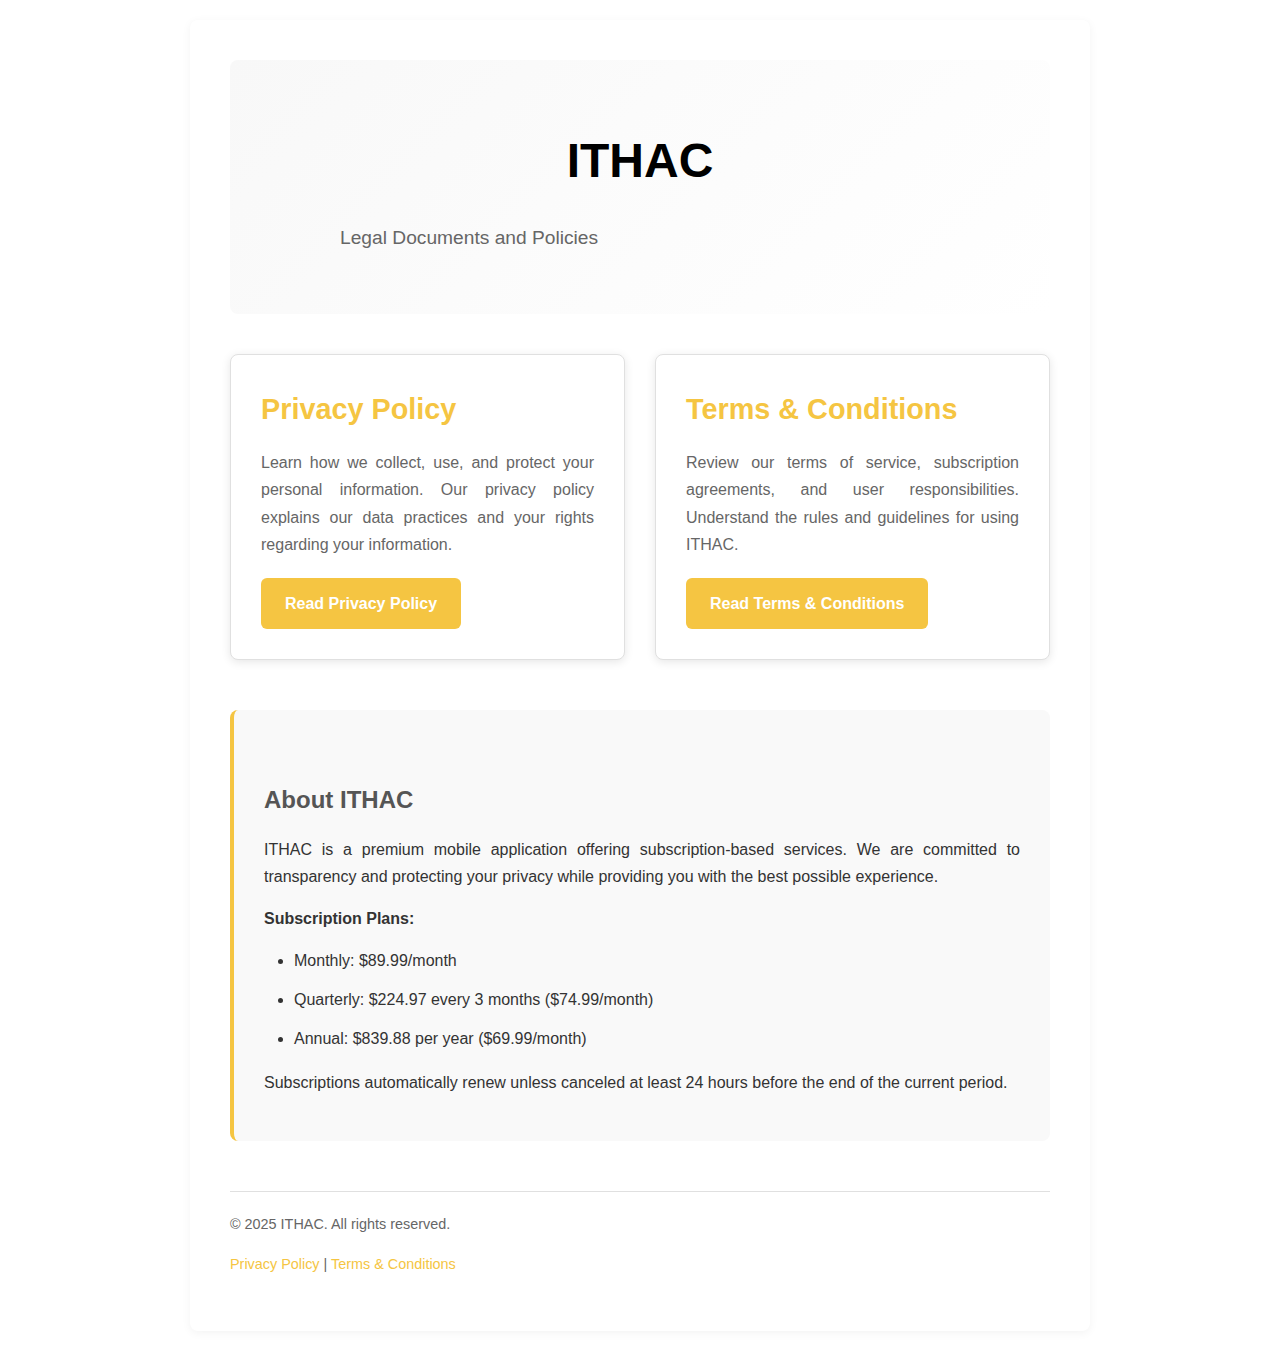
<file: index.html>
<!DOCTYPE html>
<html lang="en">
<head>
    <meta charset="UTF-8">
    <meta name="viewport" content="width=device-width, initial-scale=1.0">
    <meta name="description" content="ITHAC - Privacy Policy and Terms & Conditions">
    <title>ITHAC - Legal Documents</title>
    <link rel="stylesheet" href="styles.css">
    <style>
        .hero {
            text-align: center;
            padding: 60px 20px;
            background: linear-gradient(135deg, #f8f8f8 0%, #ffffff 100%);
            border-radius: 8px;
            margin-bottom: 40px;
        }
        
        .hero h1 {
            font-size: 3em;
            margin-bottom: 20px;
            border: none;
            padding: 0;
        }
        
        .hero p {
            font-size: 1.2em;
            color: var(--text-light);
            max-width: 600px;
            margin: 0 auto;
        }
        
        .cards {
            display: grid;
            grid-template-columns: repeat(auto-fit, minmax(300px, 1fr));
            gap: 30px;
            margin-top: 40px;
        }
        
        .card {
            background: white;
            padding: 30px;
            border-radius: 8px;
            box-shadow: 0 2px 10px rgba(0, 0, 0, 0.1);
            transition: transform 0.3s ease, box-shadow 0.3s ease;
            border: 1px solid var(--border-color);
        }
        
        .card:hover {
            transform: translateY(-5px);
            box-shadow: 0 5px 20px rgba(0, 0, 0, 0.15);
        }
        
        .card h2 {
            color: var(--primary-color);
            margin-top: 0;
            border: none;
            padding: 0;
            font-size: 1.8em;
        }
        
        .card p {
            margin-bottom: 20px;
            color: var(--text-light);
        }
        
        .card .btn {
            display: inline-block;
            padding: 12px 24px;
            background: var(--primary-color);
            color: white;
            border-radius: 6px;
            text-decoration: none;
            font-weight: 600;
            transition: background 0.3s ease;
        }
        
        .card .btn:hover {
            background: #d4a836;
            text-decoration: none;
        }
        
        .info-section {
            margin-top: 50px;
            padding: 30px;
            background: #f9f9f9;
            border-radius: 8px;
            border-left: 4px solid var(--primary-color);
        }
        
        @media (max-width: 768px) {
            .hero h1 {
                font-size: 2em;
            }
            
            .cards {
                grid-template-columns: 1fr;
            }
        }
    </style>
</head>
<body>
    <div class="container">
        <div class="hero">
            <h1>ITHAC</h1>
            <p>Legal Documents and Policies</p>
        </div>

        <div class="cards">
            <div class="card">
                <h2>Privacy Policy</h2>
                <p>
                    Learn how we collect, use, and protect your personal information. Our privacy policy explains our data practices and your rights regarding your information.
                </p>
                <a href="privacy-policy.html" class="btn">Read Privacy Policy</a>
            </div>

            <div class="card">
                <h2>Terms & Conditions</h2>
                <p>
                    Review our terms of service, subscription agreements, and user responsibilities. Understand the rules and guidelines for using ITHAC.
                </p>
                <a href="terms-and-conditions.html" class="btn">Read Terms & Conditions</a>
            </div>
        </div>

        <div class="info-section">
            <h2>About ITHAC</h2>
            <p>
                ITHAC is a premium mobile application offering subscription-based services. We are committed to transparency and protecting your privacy while providing you with the best possible experience.
            </p>
            <p>
                <strong>Subscription Plans:</strong>
            </p>
            <ul>
                <li>Monthly: $89.99/month</li>
                <li>Quarterly: $224.97 every 3 months ($74.99/month)</li>
                <li>Annual: $839.88 per year ($69.99/month)</li>
            </ul>
            <p>
                Subscriptions automatically renew unless canceled at least 24 hours before the end of the current period.
            </p>
        </div>

        <footer>
            <p>&copy; 2025 ITHAC. All rights reserved.</p>
            <p style="margin-top: 10px;">
                <a href="privacy-policy.html">Privacy Policy</a> | 
                <a href="terms-and-conditions.html">Terms & Conditions</a>
            </p>
        </footer>
    </div>
</body>
</html>
</file>
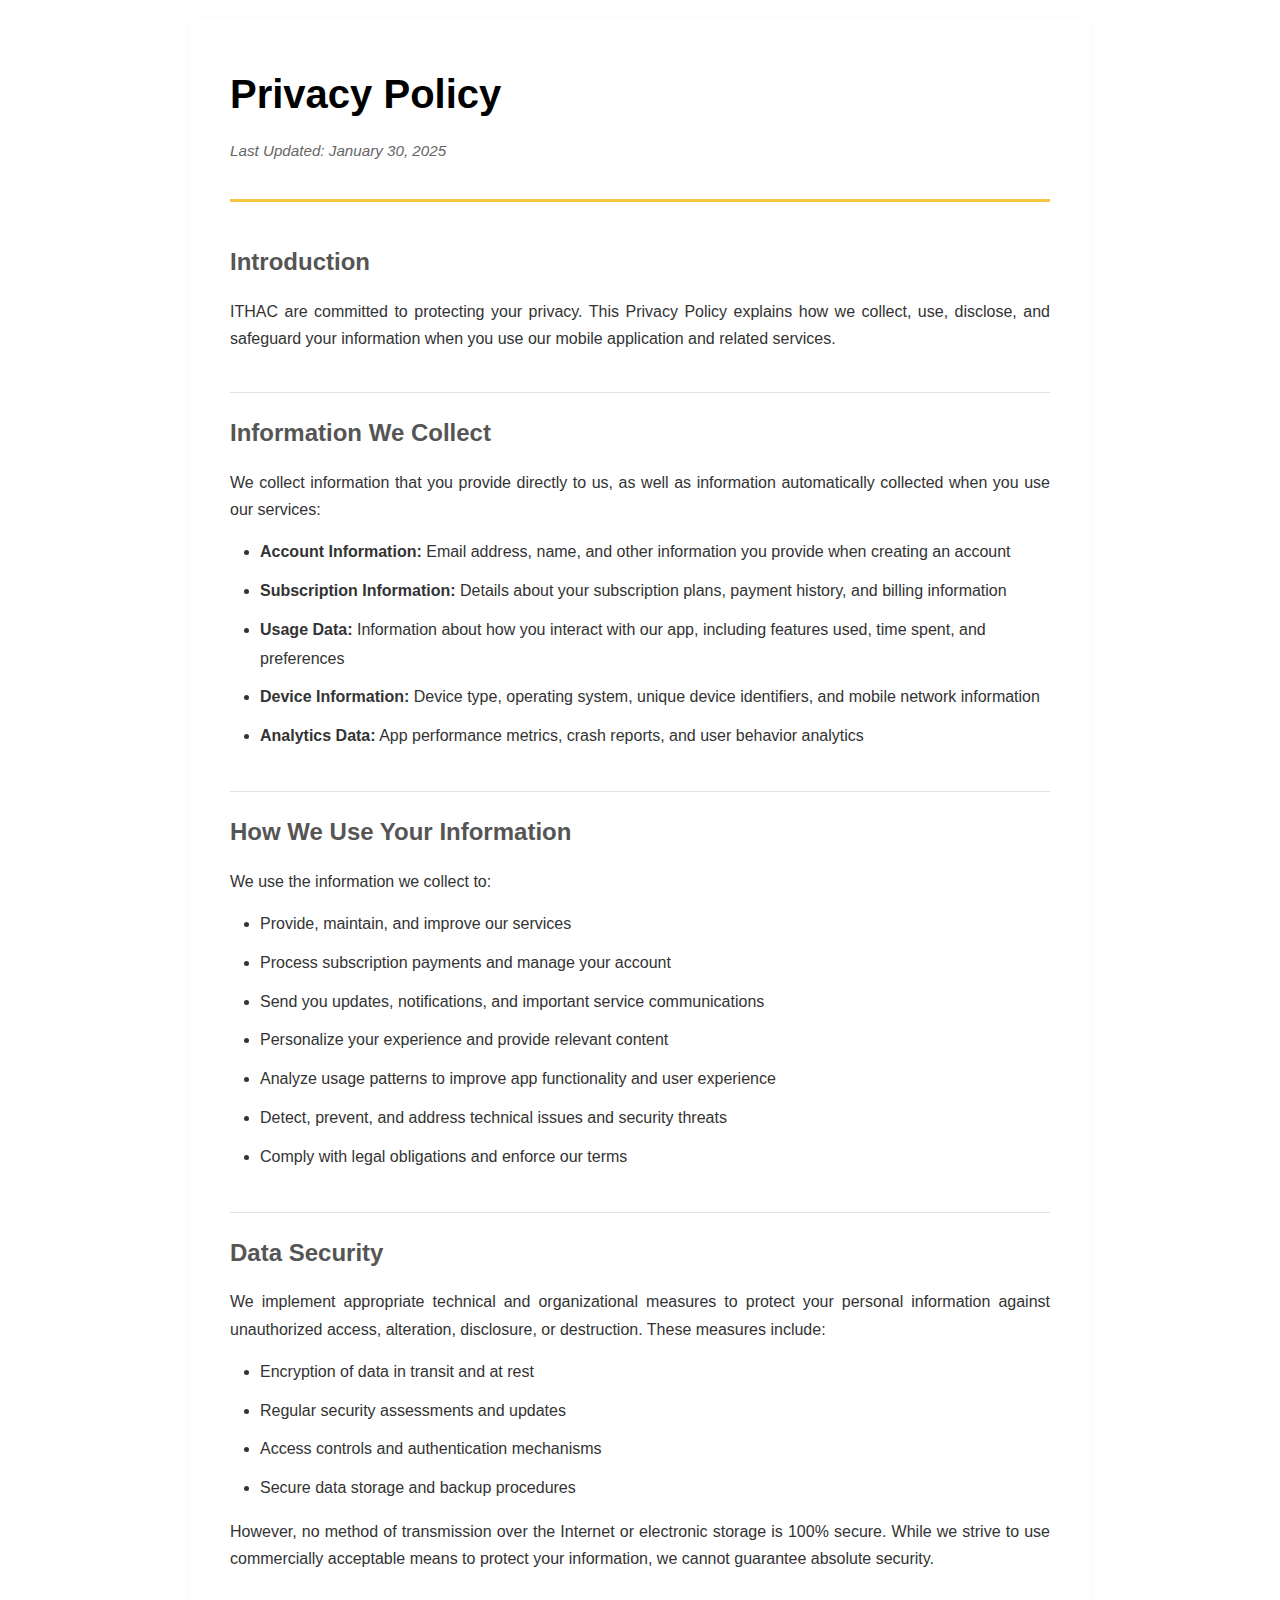
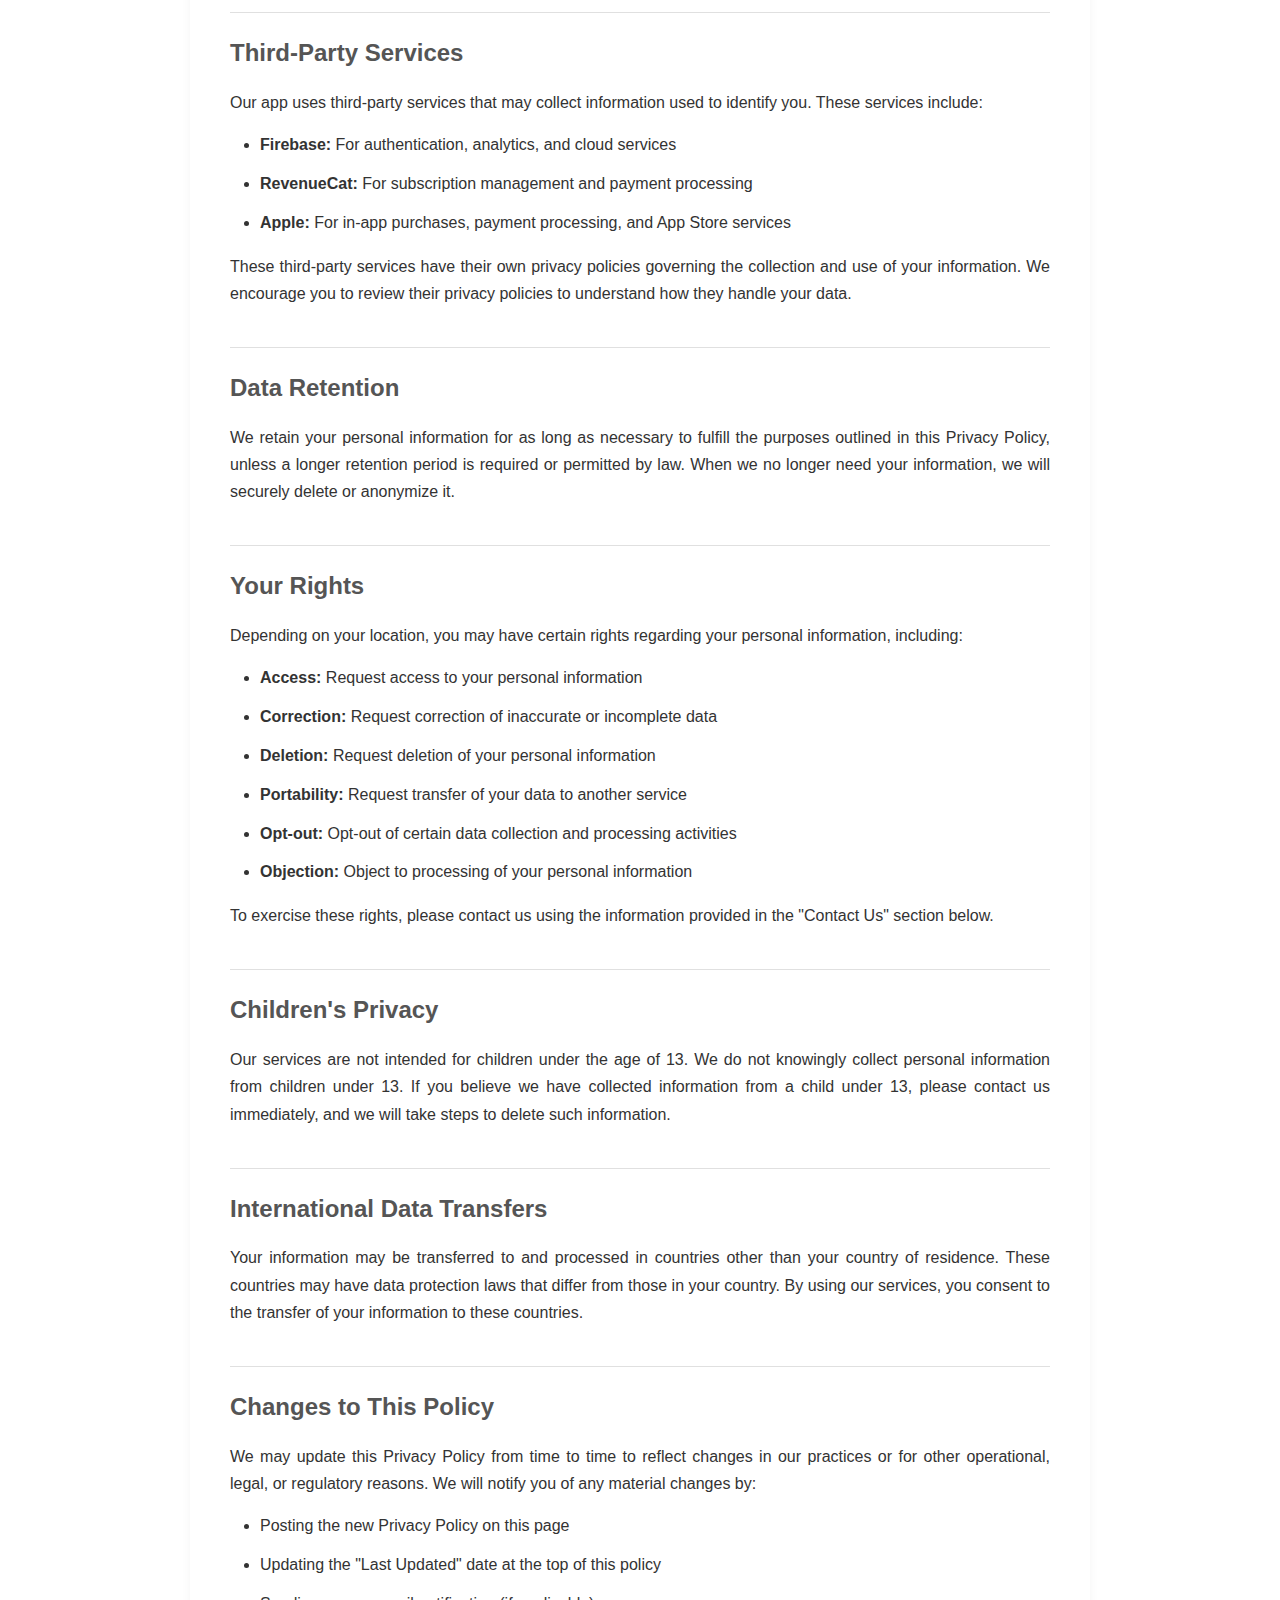
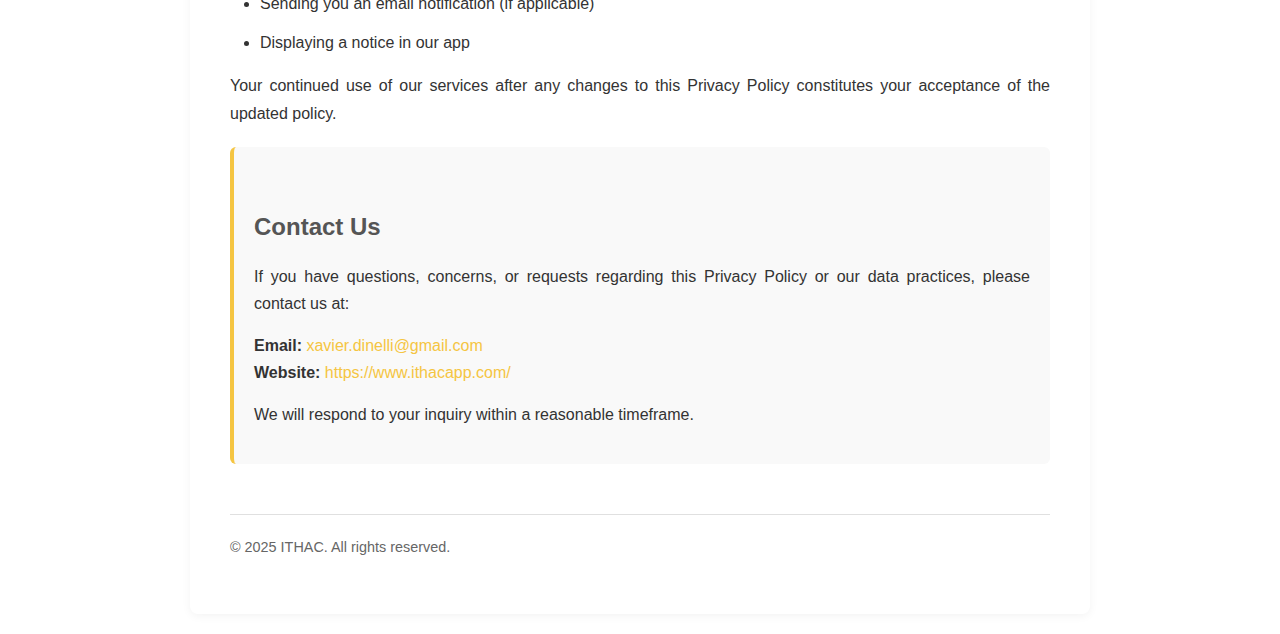
<file: privacy-policy.html>
<!DOCTYPE html>
<html lang="en">
<head>
    <meta charset="UTF-8">
    <meta name="viewport" content="width=device-width, initial-scale=1.0">
    <meta name="description" content="ITHAC Privacy Policy - Learn how we collect, use, and protect your personal information.">
    <title>ITHAC Privacy Policy</title>
    <link rel="stylesheet" href="styles.css">
</head>
<body>
    <div class="container">
        <header>
            <h1>Privacy Policy</h1>
            <p class="last-updated">Last Updated: January 30, 2025</p>
        </header>

        <main>
            <h2>Introduction</h2>
            <p>
                ITHAC are committed to protecting your privacy. This Privacy Policy explains how we collect, use, disclose, and safeguard your information when you use our mobile application and related services.
            </p>

            <h2>Information We Collect</h2>
            <p>
                We collect information that you provide directly to us, as well as information automatically collected when you use our services:
            </p>
            <ul>
                <li><strong>Account Information:</strong> Email address, name, and other information you provide when creating an account</li>
                <li><strong>Subscription Information:</strong> Details about your subscription plans, payment history, and billing information</li>
                <li><strong>Usage Data:</strong> Information about how you interact with our app, including features used, time spent, and preferences</li>
                <li><strong>Device Information:</strong> Device type, operating system, unique device identifiers, and mobile network information</li>
                <li><strong>Analytics Data:</strong> App performance metrics, crash reports, and user behavior analytics</li>
            </ul>

            <h2>How We Use Your Information</h2>
            <p>
                We use the information we collect to:
            </p>
            <ul>
                <li>Provide, maintain, and improve our services</li>
                <li>Process subscription payments and manage your account</li>
                <li>Send you updates, notifications, and important service communications</li>
                <li>Personalize your experience and provide relevant content</li>
                <li>Analyze usage patterns to improve app functionality and user experience</li>
                <li>Detect, prevent, and address technical issues and security threats</li>
                <li>Comply with legal obligations and enforce our terms</li>
            </ul>

            <h2>Data Security</h2>
            <p>
                We implement appropriate technical and organizational measures to protect your personal information against unauthorized access, alteration, disclosure, or destruction. These measures include:
            </p>
            <ul>
                <li>Encryption of data in transit and at rest</li>
                <li>Regular security assessments and updates</li>
                <li>Access controls and authentication mechanisms</li>
                <li>Secure data storage and backup procedures</li>
            </ul>
            <p>
                However, no method of transmission over the Internet or electronic storage is 100% secure. While we strive to use commercially acceptable means to protect your information, we cannot guarantee absolute security.
            </p>

            <h2>Third-Party Services</h2>
            <p>
                Our app uses third-party services that may collect information used to identify you. These services include:
            </p>
            <ul>
                <li><strong>Firebase:</strong> For authentication, analytics, and cloud services</li>
                <li><strong>RevenueCat:</strong> For subscription management and payment processing</li>
                <li><strong>Apple:</strong> For in-app purchases, payment processing, and App Store services</li>
            </ul>
            <p>
                These third-party services have their own privacy policies governing the collection and use of your information. We encourage you to review their privacy policies to understand how they handle your data.
            </p>

            <h2>Data Retention</h2>
            <p>
                We retain your personal information for as long as necessary to fulfill the purposes outlined in this Privacy Policy, unless a longer retention period is required or permitted by law. When we no longer need your information, we will securely delete or anonymize it.
            </p>

            <h2>Your Rights</h2>
            <p>
                Depending on your location, you may have certain rights regarding your personal information, including:
            </p>
            <ul>
                <li><strong>Access:</strong> Request access to your personal information</li>
                <li><strong>Correction:</strong> Request correction of inaccurate or incomplete data</li>
                <li><strong>Deletion:</strong> Request deletion of your personal information</li>
                <li><strong>Portability:</strong> Request transfer of your data to another service</li>
                <li><strong>Opt-out:</strong> Opt-out of certain data collection and processing activities</li>
                <li><strong>Objection:</strong> Object to processing of your personal information</li>
            </ul>
            <p>
                To exercise these rights, please contact us using the information provided in the "Contact Us" section below.
            </p>

            <h2>Children's Privacy</h2>
            <p>
                Our services are not intended for children under the age of 13. We do not knowingly collect personal information from children under 13. If you believe we have collected information from a child under 13, please contact us immediately, and we will take steps to delete such information.
            </p>

            <h2>International Data Transfers</h2>
            <p>
                Your information may be transferred to and processed in countries other than your country of residence. These countries may have data protection laws that differ from those in your country. By using our services, you consent to the transfer of your information to these countries.
            </p>

            <h2>Changes to This Policy</h2>
            <p>
                We may update this Privacy Policy from time to time to reflect changes in our practices or for other operational, legal, or regulatory reasons. We will notify you of any material changes by:
            </p>
            <ul>
                <li>Posting the new Privacy Policy on this page</li>
                <li>Updating the "Last Updated" date at the top of this policy</li>
                <li>Sending you an email notification (if applicable)</li>
                <li>Displaying a notice in our app</li>
            </ul>
            <p>
                Your continued use of our services after any changes to this Privacy Policy constitutes your acceptance of the updated policy.
            </p>

            <div class="contact-info">
                <h2>Contact Us</h2>
                <p>
                    If you have questions, concerns, or requests regarding this Privacy Policy or our data practices, please contact us at:
                </p>
                <p>
                    <strong>Email:</strong> <a href="mailto:xavier.dinelli@gmail.com">xavier.dinelli@gmail.com</a><br>
                    <strong>Website:</strong> <a href="https://www.ithacapp.com/" target="_blank" rel="noopener noreferrer">https://www.ithacapp.com/</a>
                </p>
                <p>
                    We will respond to your inquiry within a reasonable timeframe.
                </p>
            </div>
        </main>

        <footer>
            <p>&copy; 2025 ITHAC. All rights reserved.</p>
        </footer>
    </div>
</body>
</html>
</file>
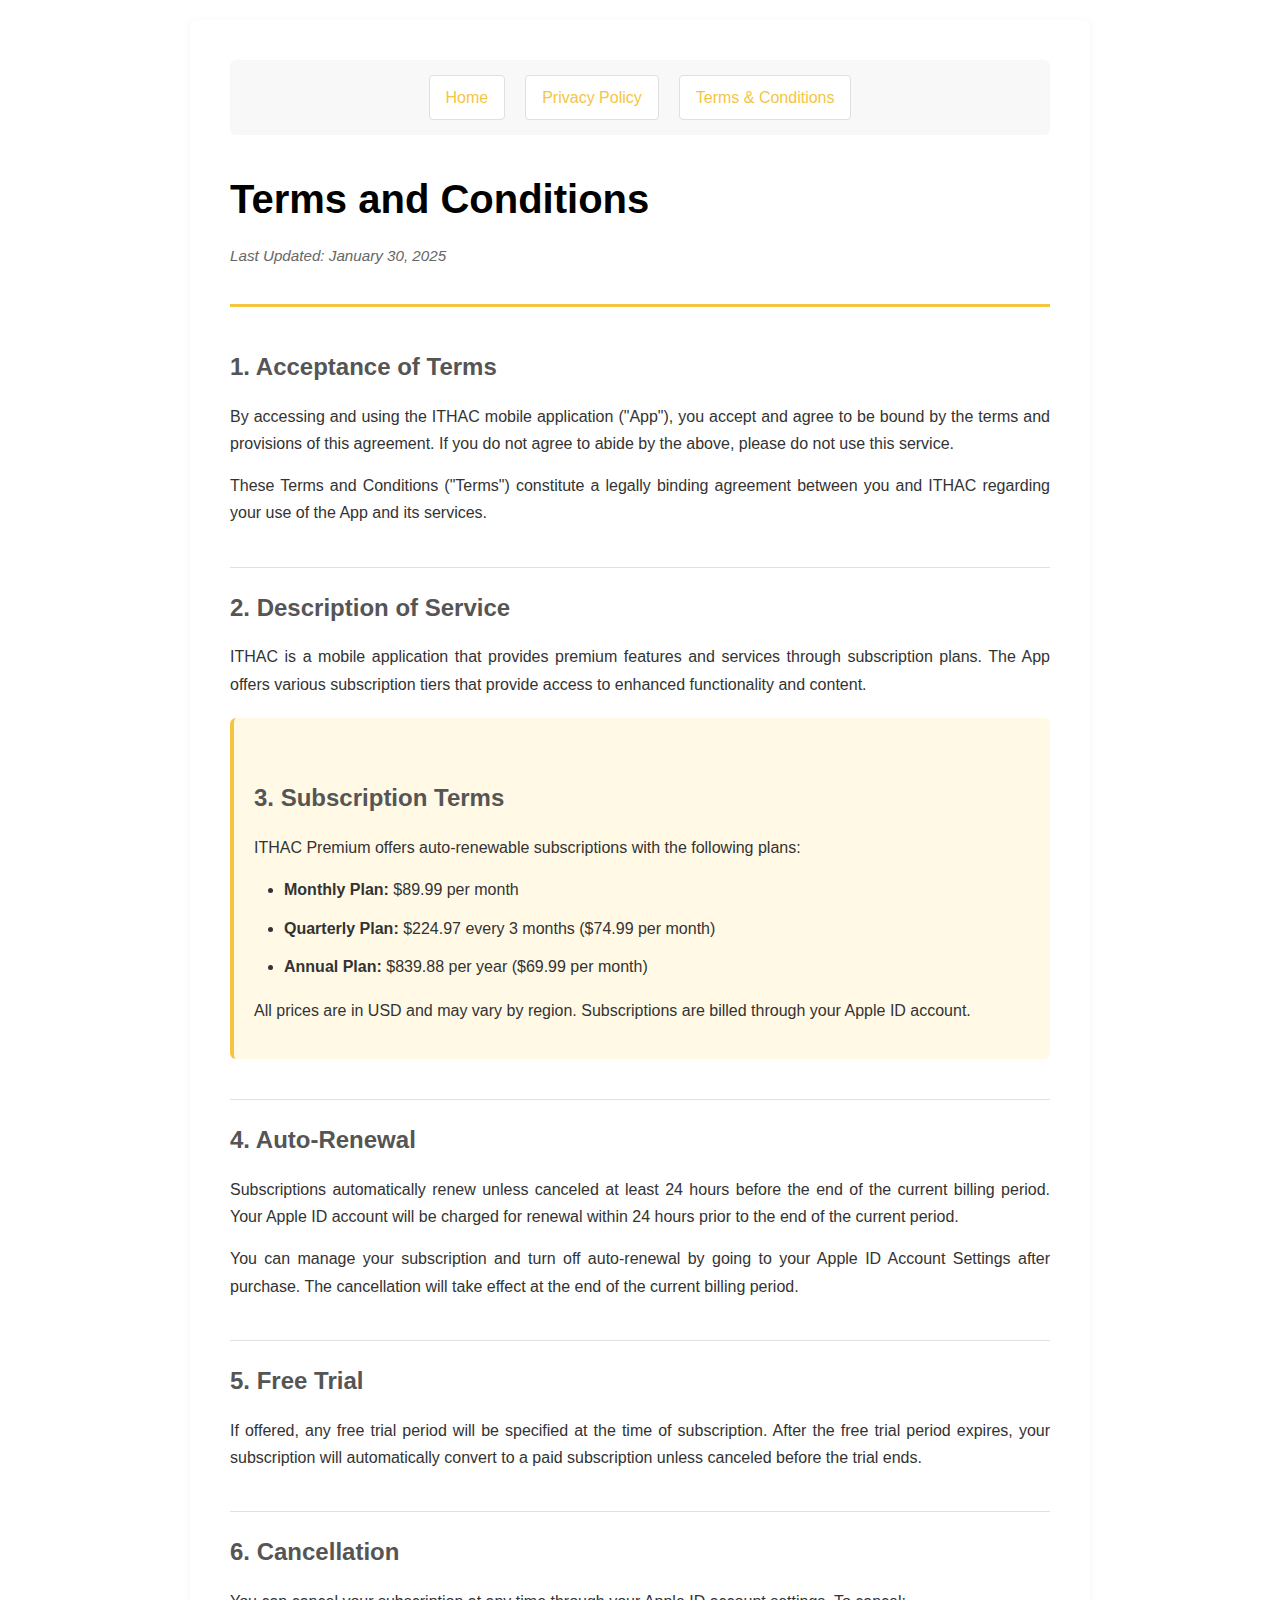
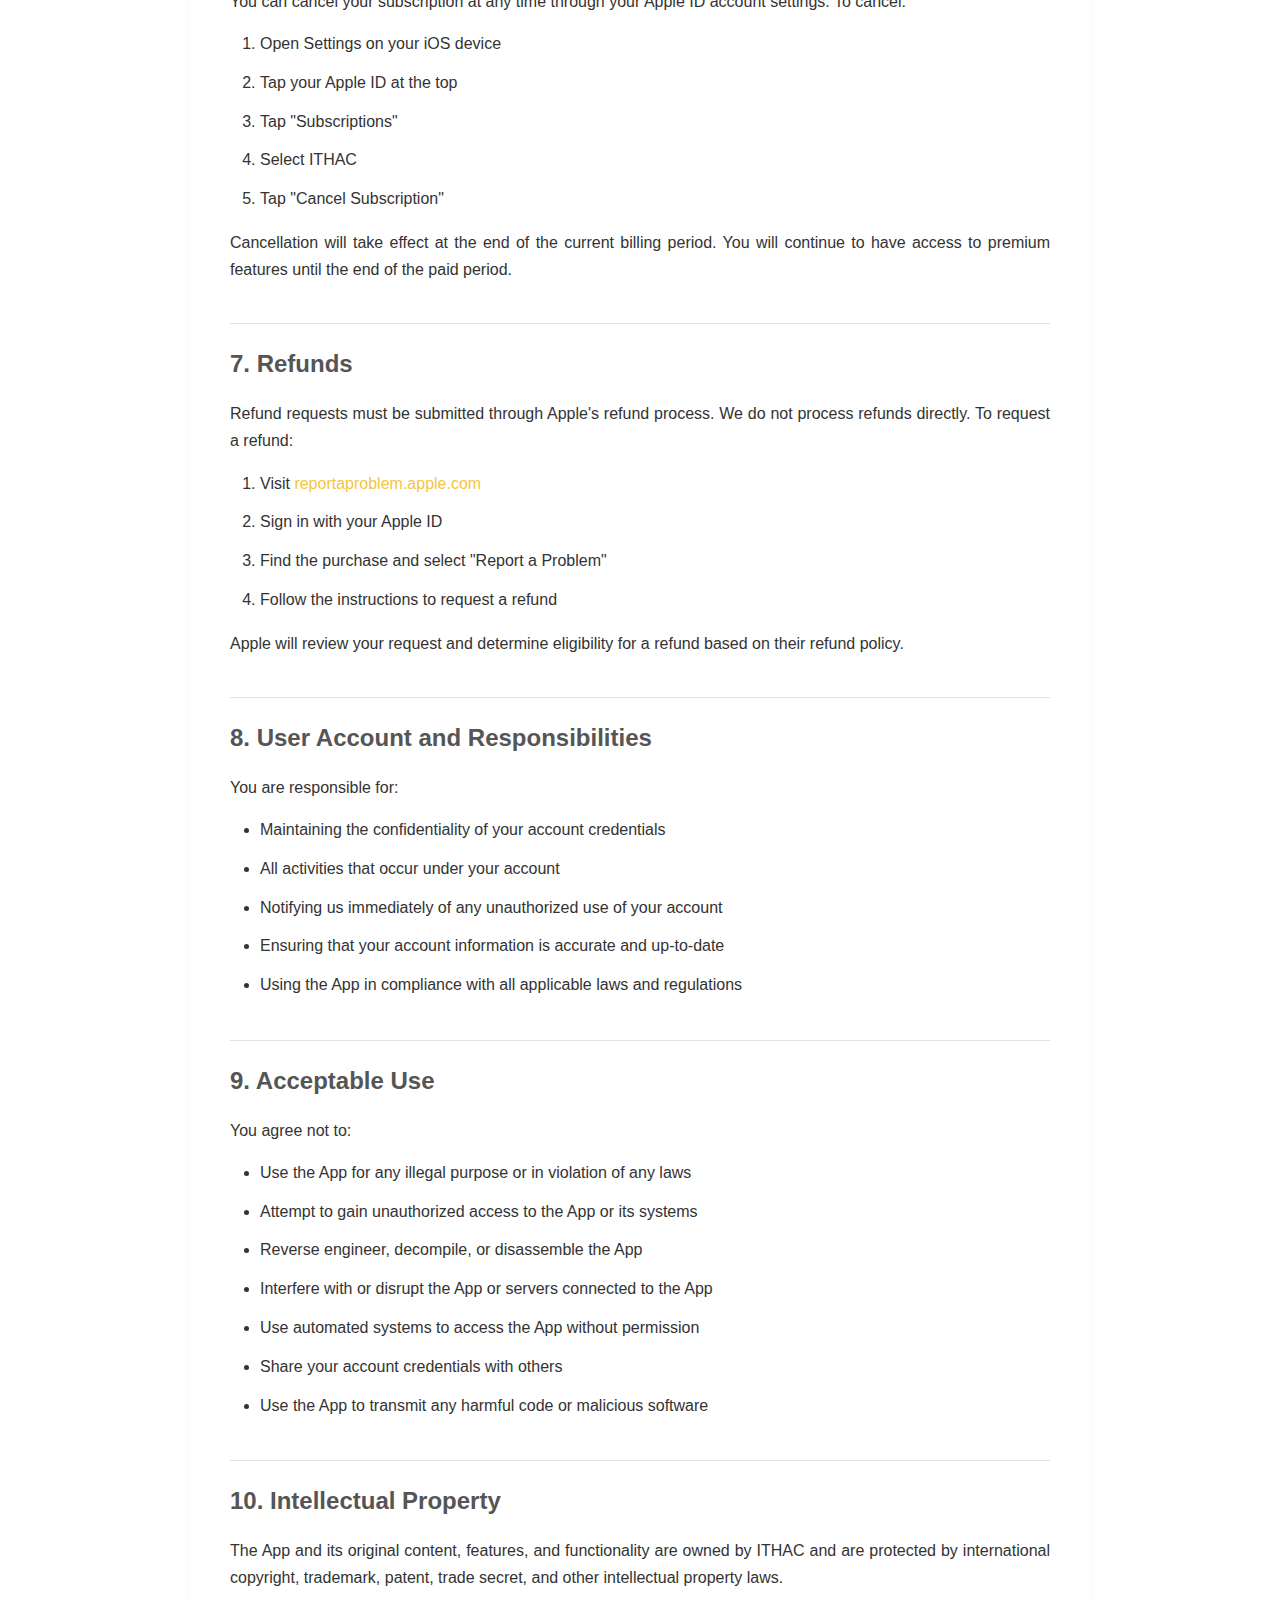
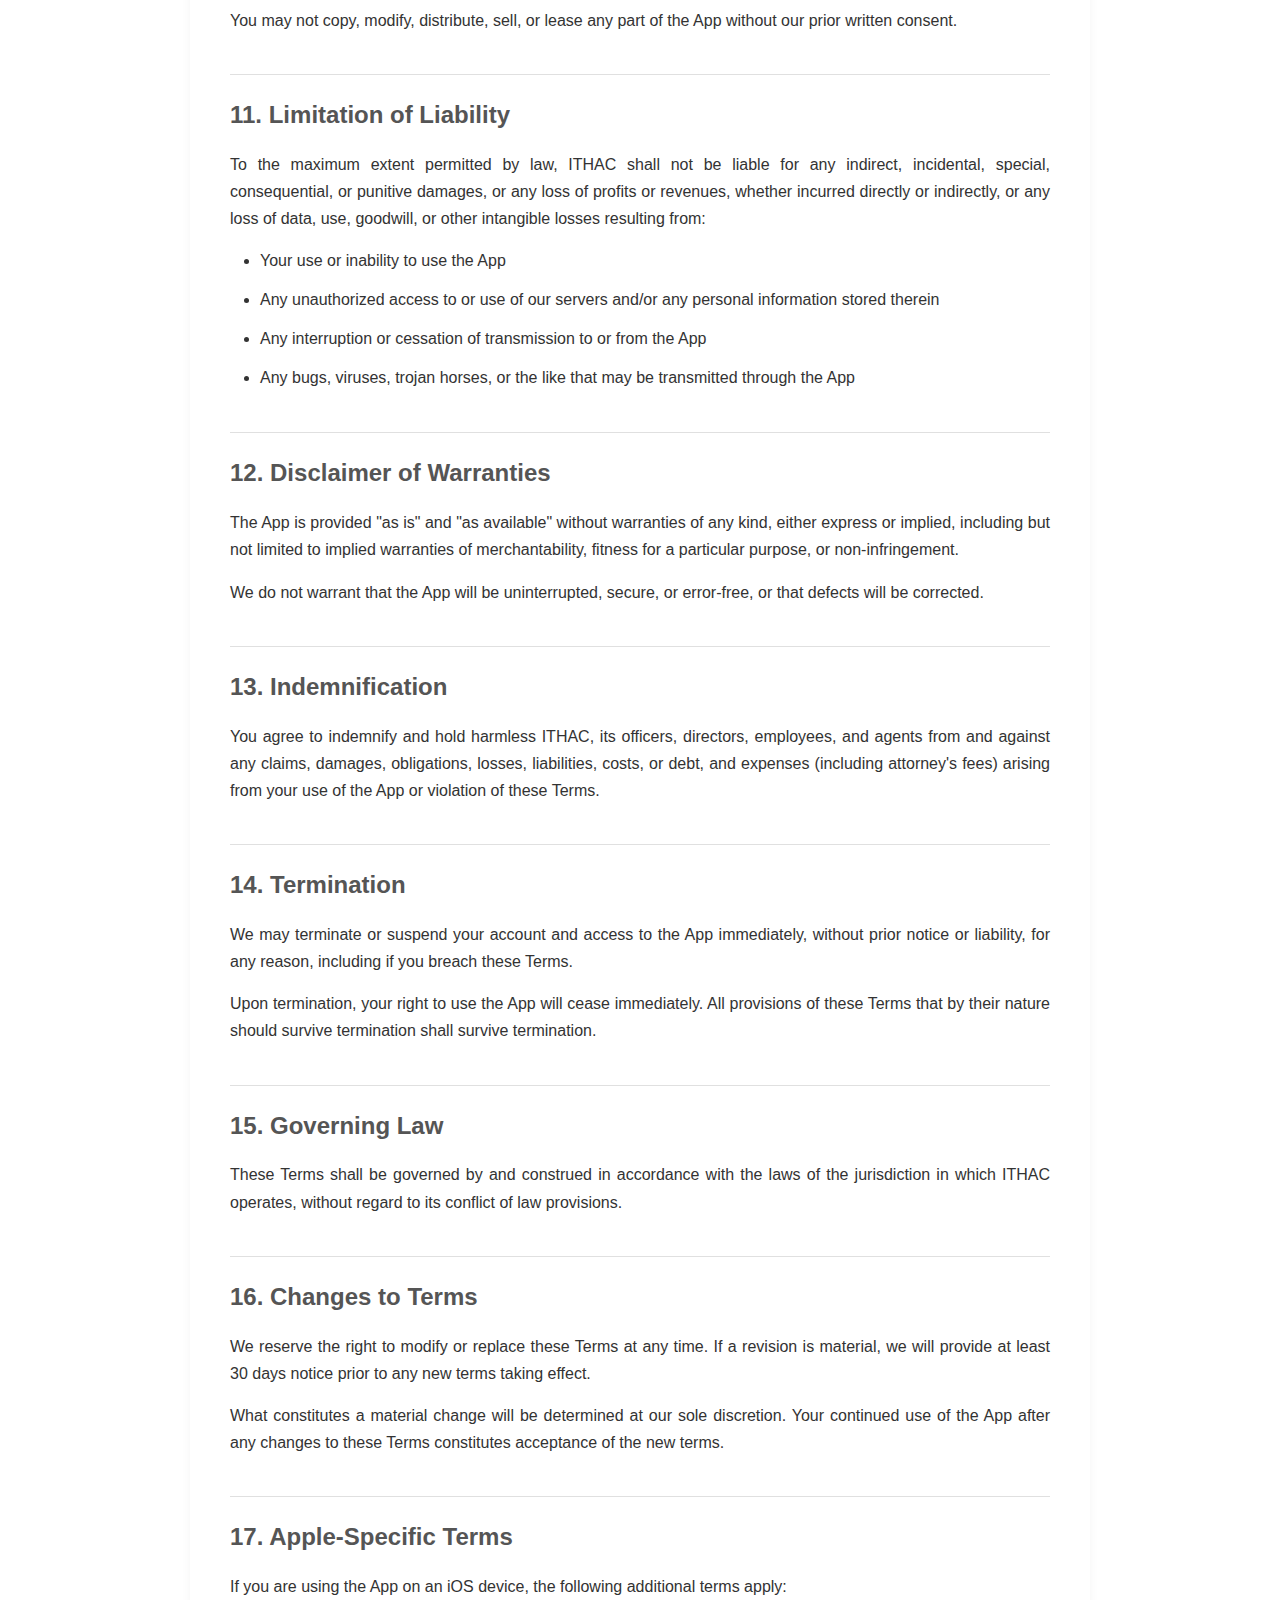
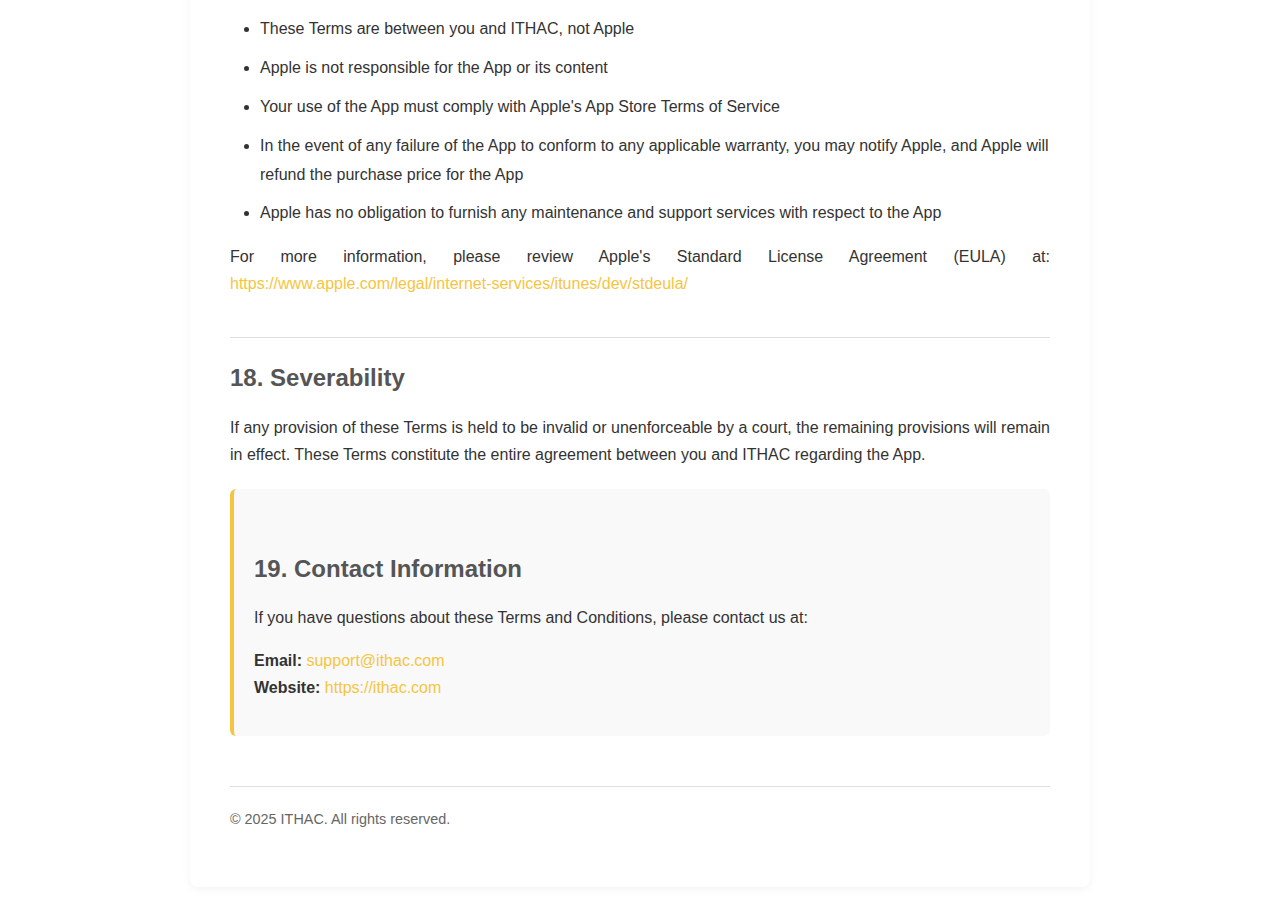
<file: terms-and-conditions.html>
<!DOCTYPE html>
<html lang="en">
<head>
    <meta charset="UTF-8">
    <meta name="viewport" content="width=device-width, initial-scale=1.0">
    <meta name="description" content="ITHAC Terms and Conditions - Read our terms of service and subscription agreements.">
    <title>ITHAC Terms and Conditions</title>
    <link rel="stylesheet" href="styles.css">
</head>
<body>
    <div class="container">
        <nav class="navigation">
            <div class="nav-links">
                <a href="index.html">Home</a>
                <a href="privacy-policy.html">Privacy Policy</a>
                <a href="terms-and-conditions.html">Terms & Conditions</a>
            </div>
        </nav>

        <header>
            <h1>Terms and Conditions</h1>
            <p class="last-updated">Last Updated: January 30, 2025</p>
        </header>

        <main>
            <h2>1. Acceptance of Terms</h2>
            <p>
                By accessing and using the ITHAC mobile application ("App"), you accept and agree to be bound by the terms and provisions of this agreement. If you do not agree to abide by the above, please do not use this service.
            </p>
            <p>
                These Terms and Conditions ("Terms") constitute a legally binding agreement between you and ITHAC regarding your use of the App and its services.
            </p>

            <h2>2. Description of Service</h2>
            <p>
                ITHAC is a mobile application that provides premium features and services through subscription plans. The App offers various subscription tiers that provide access to enhanced functionality and content.
            </p>

            <div class="highlight-box">
                <h2>3. Subscription Terms</h2>
                <p>
                    ITHAC Premium offers auto-renewable subscriptions with the following plans:
                </p>
                <ul>
                    <li><strong>Monthly Plan:</strong> $89.99 per month</li>
                    <li><strong>Quarterly Plan:</strong> $224.97 every 3 months ($74.99 per month)</li>
                    <li><strong>Annual Plan:</strong> $839.88 per year ($69.99 per month)</li>
                </ul>
                <p>
                    All prices are in USD and may vary by region. Subscriptions are billed through your Apple ID account.
                </p>
            </div>

            <h2>4. Auto-Renewal</h2>
            <p>
                Subscriptions automatically renew unless canceled at least 24 hours before the end of the current billing period. Your Apple ID account will be charged for renewal within 24 hours prior to the end of the current period.
            </p>
            <p>
                You can manage your subscription and turn off auto-renewal by going to your Apple ID Account Settings after purchase. The cancellation will take effect at the end of the current billing period.
            </p>

            <h2>5. Free Trial</h2>
            <p>
                If offered, any free trial period will be specified at the time of subscription. After the free trial period expires, your subscription will automatically convert to a paid subscription unless canceled before the trial ends.
            </p>

            <h2>6. Cancellation</h2>
            <p>
                You can cancel your subscription at any time through your Apple ID account settings. To cancel:
            </p>
            <ol>
                <li>Open Settings on your iOS device</li>
                <li>Tap your Apple ID at the top</li>
                <li>Tap "Subscriptions"</li>
                <li>Select ITHAC</li>
                <li>Tap "Cancel Subscription"</li>
            </ol>
            <p>
                Cancellation will take effect at the end of the current billing period. You will continue to have access to premium features until the end of the paid period.
            </p>

            <h2>7. Refunds</h2>
            <p>
                Refund requests must be submitted through Apple's refund process. We do not process refunds directly. To request a refund:
            </p>
            <ol>
                <li>Visit <a href="https://reportaproblem.apple.com" target="_blank" rel="noopener noreferrer">reportaproblem.apple.com</a></li>
                <li>Sign in with your Apple ID</li>
                <li>Find the purchase and select "Report a Problem"</li>
                <li>Follow the instructions to request a refund</li>
            </ol>
            <p>
                Apple will review your request and determine eligibility for a refund based on their refund policy.
            </p>

            <h2>8. User Account and Responsibilities</h2>
            <p>
                You are responsible for:
            </p>
            <ul>
                <li>Maintaining the confidentiality of your account credentials</li>
                <li>All activities that occur under your account</li>
                <li>Notifying us immediately of any unauthorized use of your account</li>
                <li>Ensuring that your account information is accurate and up-to-date</li>
                <li>Using the App in compliance with all applicable laws and regulations</li>
            </ul>

            <h2>9. Acceptable Use</h2>
            <p>
                You agree not to:
            </p>
            <ul>
                <li>Use the App for any illegal purpose or in violation of any laws</li>
                <li>Attempt to gain unauthorized access to the App or its systems</li>
                <li>Reverse engineer, decompile, or disassemble the App</li>
                <li>Interfere with or disrupt the App or servers connected to the App</li>
                <li>Use automated systems to access the App without permission</li>
                <li>Share your account credentials with others</li>
                <li>Use the App to transmit any harmful code or malicious software</li>
            </ul>

            <h2>10. Intellectual Property</h2>
            <p>
                The App and its original content, features, and functionality are owned by ITHAC and are protected by international copyright, trademark, patent, trade secret, and other intellectual property laws.
            </p>
            <p>
                You may not copy, modify, distribute, sell, or lease any part of the App without our prior written consent.
            </p>

            <h2>11. Limitation of Liability</h2>
            <p>
                To the maximum extent permitted by law, ITHAC shall not be liable for any indirect, incidental, special, consequential, or punitive damages, or any loss of profits or revenues, whether incurred directly or indirectly, or any loss of data, use, goodwill, or other intangible losses resulting from:
            </p>
            <ul>
                <li>Your use or inability to use the App</li>
                <li>Any unauthorized access to or use of our servers and/or any personal information stored therein</li>
                <li>Any interruption or cessation of transmission to or from the App</li>
                <li>Any bugs, viruses, trojan horses, or the like that may be transmitted through the App</li>
            </ul>

            <h2>12. Disclaimer of Warranties</h2>
            <p>
                The App is provided "as is" and "as available" without warranties of any kind, either express or implied, including but not limited to implied warranties of merchantability, fitness for a particular purpose, or non-infringement.
            </p>
            <p>
                We do not warrant that the App will be uninterrupted, secure, or error-free, or that defects will be corrected.
            </p>

            <h2>13. Indemnification</h2>
            <p>
                You agree to indemnify and hold harmless ITHAC, its officers, directors, employees, and agents from and against any claims, damages, obligations, losses, liabilities, costs, or debt, and expenses (including attorney's fees) arising from your use of the App or violation of these Terms.
            </p>

            <h2>14. Termination</h2>
            <p>
                We may terminate or suspend your account and access to the App immediately, without prior notice or liability, for any reason, including if you breach these Terms.
            </p>
            <p>
                Upon termination, your right to use the App will cease immediately. All provisions of these Terms that by their nature should survive termination shall survive termination.
            </p>

            <h2>15. Governing Law</h2>
            <p>
                These Terms shall be governed by and construed in accordance with the laws of the jurisdiction in which ITHAC operates, without regard to its conflict of law provisions.
            </p>

            <h2>16. Changes to Terms</h2>
            <p>
                We reserve the right to modify or replace these Terms at any time. If a revision is material, we will provide at least 30 days notice prior to any new terms taking effect.
            </p>
            <p>
                What constitutes a material change will be determined at our sole discretion. Your continued use of the App after any changes to these Terms constitutes acceptance of the new terms.
            </p>

            <h2>17. Apple-Specific Terms</h2>
            <p>
                If you are using the App on an iOS device, the following additional terms apply:
            </p>
            <ul>
                <li>These Terms are between you and ITHAC, not Apple</li>
                <li>Apple is not responsible for the App or its content</li>
                <li>Your use of the App must comply with Apple's App Store Terms of Service</li>
                <li>In the event of any failure of the App to conform to any applicable warranty, you may notify Apple, and Apple will refund the purchase price for the App</li>
                <li>Apple has no obligation to furnish any maintenance and support services with respect to the App</li>
            </ul>
            <p>
                For more information, please review Apple's Standard License Agreement (EULA) at: <a href="https://www.apple.com/legal/internet-services/itunes/dev/stdeula/" target="_blank" rel="noopener noreferrer">https://www.apple.com/legal/internet-services/itunes/dev/stdeula/</a>
            </p>

            <h2>18. Severability</h2>
            <p>
                If any provision of these Terms is held to be invalid or unenforceable by a court, the remaining provisions will remain in effect. These Terms constitute the entire agreement between you and ITHAC regarding the App.
            </p>

            <div class="contact-info">
                <h2>19. Contact Information</h2>
                <p>
                    If you have questions about these Terms and Conditions, please contact us at:
                </p>
                <p>
                    <strong>Email:</strong> <a href="mailto:support@ithac.com">support@ithac.com</a><br>
                    <strong>Website:</strong> <a href="https://ithac.com" target="_blank" rel="noopener noreferrer">https://ithac.com</a>
                </p>
            </div>
        </main>

        <footer>
            <p>&copy; 2025 ITHAC. All rights reserved.</p>
        </footer>
    </div>
</body>
</html>
</file>
<file: styles.css>
/* Modern CSS for Privacy Policy and Terms & Conditions Pages */

* {
    margin: 0;
    padding: 0;
    box-sizing: border-box;
}

:root {
    --primary-color: #F5C542;
    --text-color: #333;
    --text-light: #666;
    --bg-color: #ffffff;
    --border-color: #e0e0e0;
    --hover-color: #f0f0f0;
    --max-width: 900px;
    --spacing: 20px;
}

body {
    font-family: -apple-system, BlinkMacSystemFont, 'Segoe UI', Roboto, 'Helvetica Neue', Arial, sans-serif;
    line-height: 1.7;
    color: var(--text-color);
    background-color: var(--bg-color);
    padding: var(--spacing);
}

.container {
    max-width: var(--max-width);
    margin: 0 auto;
    background: white;
    padding: 40px;
    box-shadow: 0 2px 10px rgba(0, 0, 0, 0.05);
    border-radius: 8px;
}

header {
    margin-bottom: 40px;
    padding-bottom: 20px;
    border-bottom: 3px solid var(--primary-color);
}

h1 {
    color: #000;
    font-size: 2.5em;
    margin-bottom: 10px;
    font-weight: 700;
}

.last-updated {
    color: var(--text-light);
    font-style: italic;
    font-size: 0.95em;
    margin-top: 10px;
}

h2 {
    color: #555;
    margin-top: 40px;
    margin-bottom: 15px;
    font-size: 1.5em;
    font-weight: 600;
    padding-top: 20px;
    border-top: 1px solid var(--border-color);
}

h2:first-of-type {
    border-top: none;
    padding-top: 0;
}

p {
    margin-bottom: 15px;
    text-align: justify;
}

ul, ol {
    margin: 15px 0 15px 30px;
    line-height: 1.8;
}

li {
    margin-bottom: 10px;
}

a {
    color: var(--primary-color);
    text-decoration: none;
    transition: color 0.3s ease;
}

a:hover {
    color: #d4a836;
    text-decoration: underline;
}

.navigation {
    background: #f8f8f8;
    padding: 15px 0;
    margin-bottom: 30px;
    border-radius: 6px;
}

.nav-links {
    display: flex;
    gap: 20px;
    justify-content: center;
    flex-wrap: wrap;
}

.nav-links a {
    padding: 8px 16px;
    background: white;
    border-radius: 4px;
    border: 1px solid var(--border-color);
    transition: all 0.3s ease;
}

.nav-links a:hover {
    background: var(--primary-color);
    color: white;
    text-decoration: none;
    transform: translateY(-2px);
    box-shadow: 0 2px 5px rgba(0, 0, 0, 0.1);
}

.contact-info {
    background: #f9f9f9;
    padding: 20px;
    border-radius: 6px;
    margin: 20px 0;
    border-left: 4px solid var(--primary-color);
}

.highlight-box {
    background: #fff9e6;
    padding: 20px;
    border-radius: 6px;
    margin: 20px 0;
    border-left: 4px solid var(--primary-color);
}

footer {
    margin-top: 50px;
    padding-top: 20px;
    border-top: 1px solid var(--border-color);
    text-align: center;
    color: var(--text-light);
    font-size: 0.9em;
}

/* Responsive Design */
@media (max-width: 768px) {
    body {
        padding: 10px;
    }
    
    .container {
        padding: 20px;
    }
    
    h1 {
        font-size: 2em;
    }
    
    h2 {
        font-size: 1.3em;
    }
    
    .nav-links {
        flex-direction: column;
        align-items: stretch;
    }
    
    .nav-links a {
        text-align: center;
    }
}

@media (max-width: 480px) {
    h1 {
        font-size: 1.75em;
    }
    
    .container {
        padding: 15px;
    }
}

/* Print Styles */
@media print {
    .navigation {
        display: none;
    }
    
    body {
        background: white;
    }
    
    .container {
        box-shadow: none;
    }
}
</file>
